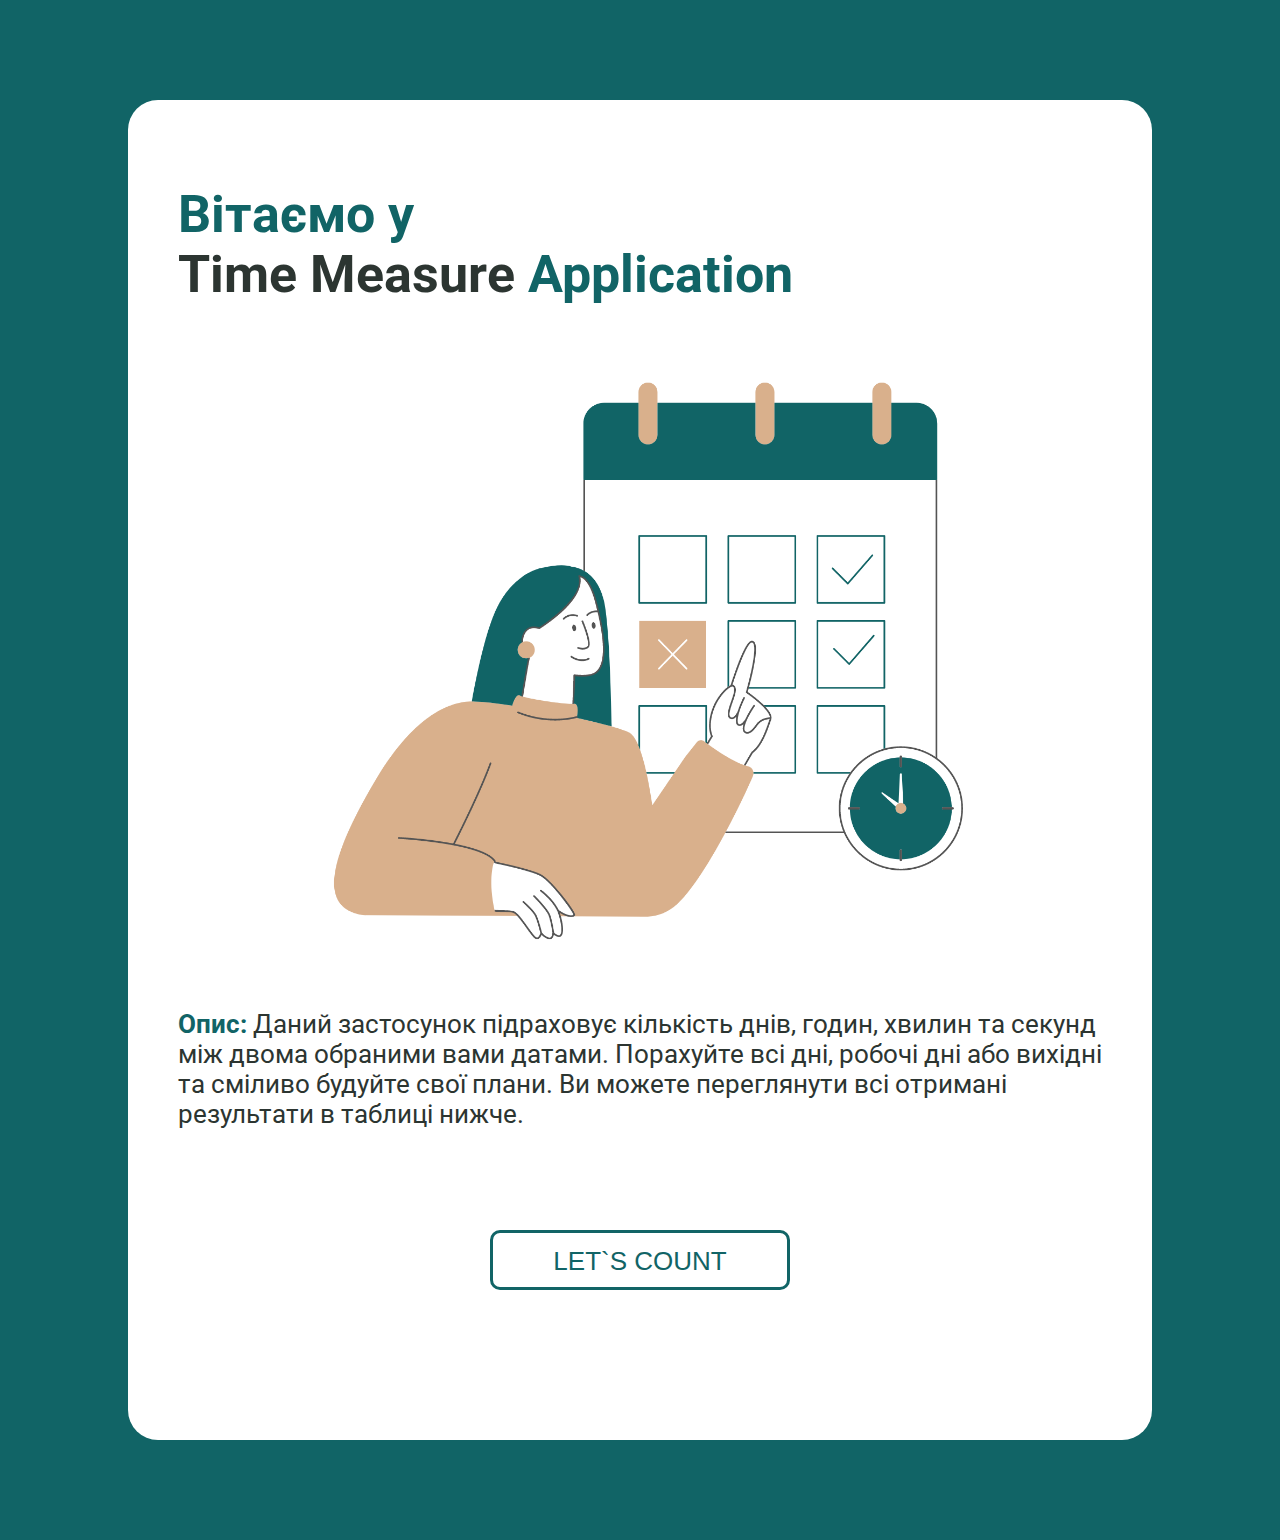
<file: index.html>
<!DOCTYPE html>
<html lang="en">
<head>
  <meta charset="UTF-8">
  <meta http-equiv="X-UA-Compatible" content="IE=edge">
  <meta name="viewport" content="width=device-width, initial-scale=1.0">
  <meta name="description" content="Застосунок для розрахунку часу">
  <link rel="preconnect" href="https://fonts.googleapis.com">
  <link rel="preconnect" href="https://fonts.gstatic.com" crossorigin>
  <link
    href="https://fonts.googleapis.com/css2?family=Dancing+Script:wght@500&family=Roboto:ital,wght@0,400;0,700;1,300&display=swap"
    rel="stylesheet">
  <link rel="icon" href="src/img/icons/favicon.png" type="image/png">
  <link rel="stylesheet" href="src/css/normalize.css">
  <link rel="stylesheet" href="src/css/index.css">
  <title>Time measure</title>
</head>
<body class="body">
  <section class="info-block">
    <div class="wrapper-block">
      <h1><span class="color-text">Вітаємо у</span><br> Time Measure <span class="color-text">Application</span></h1>
      <div class="image-1"></div>
      <p><span class="color-text"><b>Опис:</b></span> Даний застосунок підраховує кількість днів, годин, хвилин та секунд між двома обраними вами датами.
      Порахуйте всі дні, робочі дні або вихідні та сміливо будуйте свої плани. Ви можете переглянути всі отримані результати в таблиці нижче.</p>
        <div class="button">
          <a href="src/app.html">Let`s Count</a>
        </div>
    </div>
  </section>
</body>
</html>
</file>
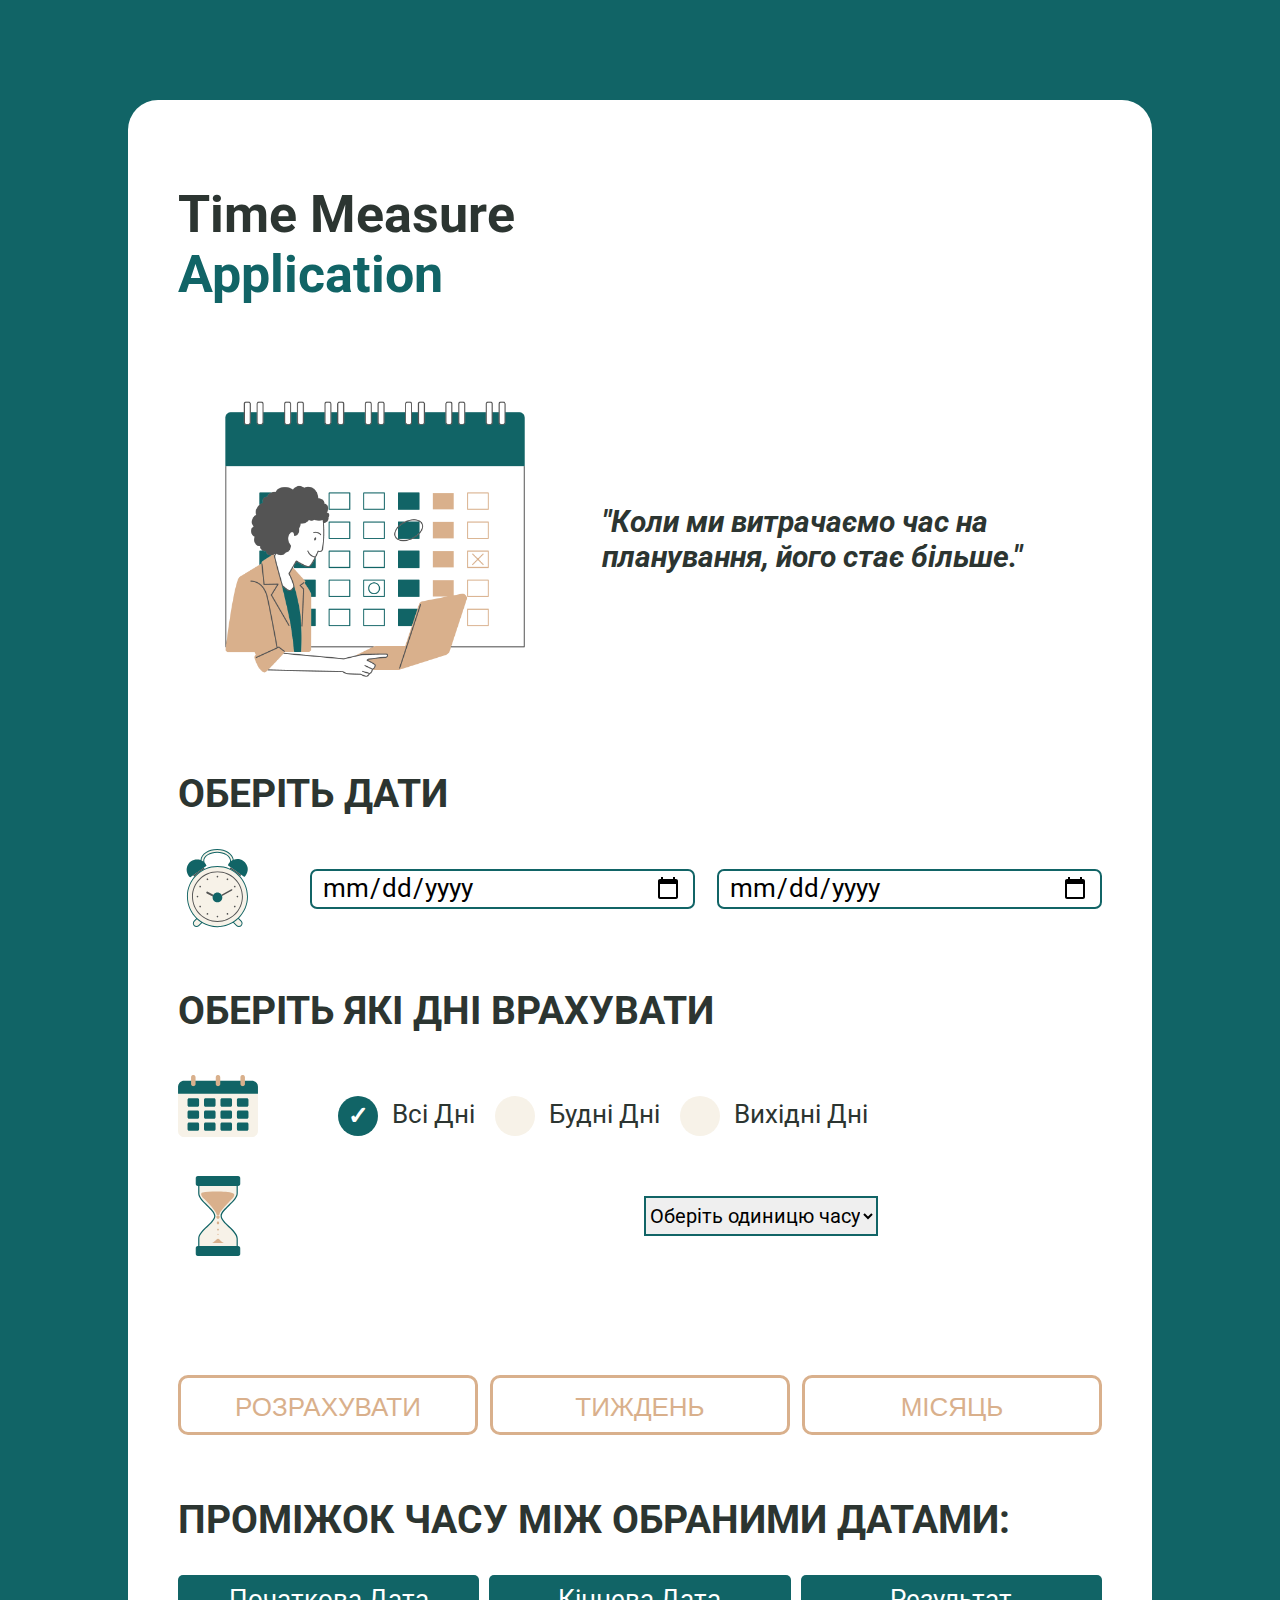
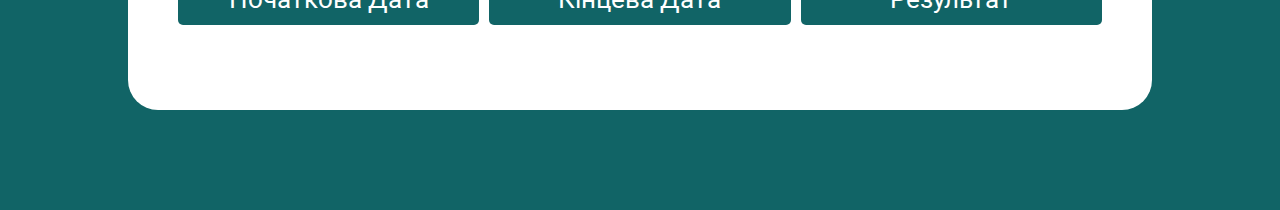
<file: src/app.html>
<!DOCTYPE html>
<html lang="en">

<head>
  <meta charset="UTF-8">
  <meta http-equiv="X-UA-Compatible" content="IE=edge">
  <meta name="viewport" content="width=device-width, initial-scale=1.0">
  <meta name="description" content="Застосунок для розрахунку часу">
  <link rel="preconnect" href="https://fonts.googleapis.com">
  <link rel="preconnect" href="https://fonts.gstatic.com" crossorigin>
  <link href="https://fonts.googleapis.com/css2?family=Roboto:ital,wght@0,400;0,700;1,300&display=swap" rel="stylesheet">
  <link rel="icon" href="img/icons/favicon.png" type="image/png">
  <link rel="stylesheet" href="css/normalize.css">
  <link rel="stylesheet" href="css/style.css">
  <title>Time measure</title>
  <link href="https://cdn.jsdelivr.net/npm/bootstrap@5.3.0-alpha3/dist/css/bootstrap.min.css" rel="stylesheet"
    integrity="sha384-KK94CHFLLe+nY2dmCWGMq91rCGa5gtU4mk92HdvYe+M/SXH301p5ILy+dN9+nJOZ" crossorigin="anonymous">
</head>

<body class="body">
  
  <section class="info-block app-block">
    <div class="wrapper-block">
      <h1 class="app-title">Time Measure <span class="color-text">Application</span>
      </h1>
      <div class="quote">
        <div class="image-2"></div>
        <h3 class="quote-text">"Коли ми витрачаємо час на планування, його стає більше."</h3>
      </div>
      <div class="app">
        <h2>Оберіть дати</h2>
        <form action="" method="">

          <div class="">
            <div class="inputs ">
              <img class="icon" src="./img/icons/3.svg" alt="clock">
              <input class="" type="date" name="dateBefore" id="dateBefore">
              <input class="" type="date" name="dateAfter" id="dateAfter">
            </div>
          </div>

          <div class="radio-days-block">
            <h2>Оберіть які дні врахувати</h2>
            <div class="radio-days inputs">
              <img class="icon" src="./img/icons/4.svg" alt="calendar">
              <div class="radio-items">
                <div>
                  <input type="radio" id="allDays" name="countDays" value="allDays" class="option-input radio" checked>
                  <label for="allDays">Всі Дні</label>
                </div>
                <div>
                  <input type="radio" id="weekDays" name="countDays" value="weekDays" class="option-input radio">
                  <label for="weekDays">Будні Дні</label>
                </div>
                <div>
                  <input type="radio" id="weekEnd" name="countDays" value="weekEnd" class="option-input radio">
                  <label for="weekEnd">Вихідні Дні</label>
                </div>
              </div>
            </div>
          </div>
      
          <div class="radio-units inputs">
            <img class="icon" src="./img/icons/5.svg" alt="calendar">

            <select class="form-select" id="form-select" aria-label="Default select example">
              <option id="none" selected>Оберіть одиницю часу</option>
              <option value="1" id="days">Дні</option>
              <option value="2" id="hours">Години</option>
              <option value="3" id="minutes">Хвилини</option>
              <option value="4" id="seconds">Секунди</option>
            </select>

          </div>

          <h2 class="message"></h2>
      
          <div class="buttons-block">
            <button type="submit" id="btn" disabled>Розрахувати</button>
            <button class="weekBtn" disabled>Тиждень</button>
            <button class="monthBtn" disabled>Місяць</button>
          </div>

        </form>
      
        <h2>Проміжок часу між обраними датами:</h2>
        <div class="result-block">
        </div>
      
        <div class="table">
          <div class="table-item">
            <div class="table-titles">Початкова Дата</div>
            <div class="table-titles">Кінцева Дата</div>
            <div class="table-titles">Результат</div>
          </div>
          <div class="table-item">
            <div class="startDate"></div>
            <div class="endDate"></div>
            <div class="result"></div>
          </div>
        </div>
      
      </div>
    </div>
  </section>
    <script src="https://cdn.jsdelivr.net/npm/bootstrap@5.3.0-alpha3/dist/js/bootstrap.bundle.min.js"
      integrity="sha384-ENjdO4Dr2bkBIFxQpeoTz1HIcje39Wm4jDKdf19U8gI4ddQ3GYNS7NTKfAdVQSZe" crossorigin="anonymous"></script>
  <script src="script.js"></script>
</body>

</html>
</file>
<file: src/css/index.css>
* {
  box-sizing: border-box;
}

.body {
  background-color: #116466;
  font-family: 'Roboto', sans-serif;
  font-weight: 400;
  font-size: 26px;
  color: #2c3531;
  max-width: 1440px;
  margin: 0 auto;
}

.info-block {
  max-width: 1024px;
  width: 100%;
  margin: 100px auto;
  background-color: #fff;
  border-radius: 30px;
}

.image-1 {
  background-image: url(../img/images/img-1-1200.png);
  background-size: cover;
  background-repeat: no-repeat;
  width: 70%;
  height: 645px;
  
  margin: 0 auto;
}

.color-text {
  color: #116466;
}

.wrapper-block {
  padding: 50px;
}

.button {
  margin: 100px auto;
  width: fit-content;
}

a {
  display: inline-block;
  width: 300px;
  height: 60px;
  line-height: 56px;
  text-decoration: none;
  text-align: center;
  border-radius: 10px;
  border: 3px solid #116466;
  color: #116466;
  font-size: 26px;
  font-family: arial;
  background: transparent;
  text-transform: uppercase;
  transition: all .35s;
}

a:hover {
  color: #fff;
  background-color: #116466;
}

@media all and (max-width: 1025px) {
  .info-block {
    width: 90%;
  }

  .image-1 {
    height: 560px;
  }
}

@media all and (max-width: 769px) {
  .image-1 {
    height: 400px;
  }
}

@media all and (max-width: 426px) {

  .body {
    font-size: 16px;
  }

  .wrapper-block {
    padding: 15px;
  }

  h1 {
    font-size: 35px;
  }

  .image-1 {
    background-image: url(../img/images/img1.png);
    height: 340px;
    width: 100%;
  }

  .button {
    margin: 50px auto;
  }
}

@media all and (max-width: 376px) {
  
  .image-1 {
    height: 300px;
  }

  a {
    width: 200px;
    height: 40px;
    line-height: 36px;
    font-size: 16px;
    border: 2px solid #116466;
  }
}

@media all and (max-width: 321px) {
  .image-1 {
    height: 250px;
  }
}
</file>
<file: src/css/style.css>
* {
  box-sizing: border-box;
}

.body {
  background-color: #116466;
  font-family: 'Roboto', sans-serif;
  font-weight: 400;
  font-size: 26px;
  color: #2c3531;
  max-width: 1440px;
  margin: 0 auto;
}

.info-block {
  max-width: 1024px;
  width: 100%;
  margin: 100px auto;
  background-color: #fff;
  border-radius: 30px;
}

.quote {
  display: flex;
  align-items: center;
  width: 100%;
}

.quote-text {
  display: inline-block;
  margin-left: 30px;
  font-style: italic;
  width: 500px;
}

.color-text {
  color: #116466;
}

.wrapper-block {
  padding: 50px;
}

.image-2 {
  background-image: url(../img/images/img2.png);
  background-size: cover;
  background-repeat: no-repeat;
  width: 300px;
  height: 300px;
  margin: 50px auto;
}

.app-title {
  max-width: 600px;
}

.icon {
  width: 80px;
  margin-right: 30px;
}

h2 {
  text-transform: uppercase;
}

.inputs {
  margin: 30px 0;
  display: flex;
  align-items: center;
  justify-content: space-between;
}

.radio-days-block {
  margin-top: 60px;
}

.radio-items {
  display: flex;
  align-items: center;
  justify-content: space-between;
}

.radio-items>div {
  padding: 0 10px;
}

.radio-days {
  max-width: 700px;
}

.inputs input[type="date"] {
  width: 385px;
  height: 40px;
  border: #116466 solid 2px;
  border-radius: 7px;
  padding: 10px;
}

.option-input {
  -webkit-appearance: none;
  -moz-appearance: none;
  -ms-appearance: none;
  -o-appearance: none;
  appearance: none;
  position: relative;
  top: 13.33333px;
  right: 0;
  bottom: 0;
  left: 0;
  height: 40px;
  width: 40px;
  transition: all 0.15s ease-out 0s;
  background: #F7F2E8;
  border: none;
  color: #fff;
  cursor: pointer;
  display: inline-block;
  margin-right: 0.5rem;
  outline: none;
  position: relative;
  z-index: 1000;
}

.option-input:hover {
  background: #F7F2E8;
}

.option-input:checked {
  background: #116466;
}

.option-input:checked::before {
  width: 40px;
  height: 40px;
  display: flex;
  content: '\2713';
  font-size: 25px;
  font-weight: bold;
  position: absolute;
  align-items: center;
  justify-content: center;
}

.option-input:checked::after {
  -webkit-animation: click-wave 0.65s;
  -moz-animation: click-wave 0.65s;
  animation: click-wave 0.65s;
  background: #116466;
  content: '';
  display: block;
  position: relative;
  z-index: 100;
}

.option-input.radio {
  border-radius: 50%;
}

.option-input.radio::after {
  border-radius: 50%;
}

@keyframes click-wave {
  0% {
    height: 40px;
    width: 40px;
    opacity: 0.35;
    position: relative;
  }

  100% {
    height: 200px;
    width: 200px;
    margin-left: -80px;
    margin-top: -80px;
    opacity: 0;
  }
}

.unit-item input[type="radio"] {
  display: none;
}

.radio-units {
  margin: 30px 0;
  display: flex;
  align-items: center;
  max-width: 700px;
}

#form-select {
  margin-left: 45px;
  box-shadow: none;
  outline: none;
  font-size: 20px;
  height: 40px;
  border: #116466 solid 2px;
  cursor: pointer;
}

#form-select:focus {
  border-color: #116466;
  outline: 0;
  box-shadow: none;
}

.buttons-block {
  display: flex;
  justify-content: space-between;
  padding: 30px 0;
}

.buttons-block button:disabled {
  border: 3px solid #D9B08C;
  color: #D9B08C;
}

.buttons-block button {
  display: inline-block;
  width: 300px;
  height: 60px;
  line-height: 56px;
  text-decoration: none;
  text-align: center;
  border-radius: 10px;
  border: 3px solid #116466;
  color: #116466;
  font-size: 26px;
  font-family: arial;
  background: transparent;
  text-transform: uppercase;
  transition: all .35s;
}

.buttons-block button:not([disabled]):hover {
  color: #fff;
  background-color: #116466;
  cursor: pointer;
}

.message {
  height: 38.40px;
  font-size: 25px;
  color: red;
  font-style: italic;
  text-transform:initial;
}

.result-block {
  font-size: 24px;
  font-style: italic;
  background-color: #F7F2E8;
  max-width: 100%;
  border-radius: 5px;
  text-align: center;
}

.result-frame {
  margin: 30px 0;
  padding: 14px;
}

.table {
  margin: 30px 0;
  max-width: 100%;
}

.table-item {
  display: grid;
  grid-template-columns: repeat(3, 1fr);
  grid-gap: 10px;
}

.table-titles {
  background-color: #116466;
  color: #FFF;
  padding: 10px 5px;
  border-radius: 5px;
  margin-bottom: 5px;
  text-align: center;
}

.table-frame {
  padding: 5px;
  margin: 3px 0;
  border: #116466 solid 1px;
  border-radius: 5px;
}

@media all and (max-width: 1025px) {
  .info-block {
    max-width: 800px;
  }

  .quote-text {
    width: 300px;
    margin-left: 20px;
  }

  .inputs input[type="date"] {
    width: 285px;
  }

  .buttons-block button {
    width: 210px;
    font-size: 22px;
  }
}

@media all and (max-width: 769px) {
  .info-block {
    max-width: 690px;
  }

  .body {
    font-size: 16px;
  }

  .inputs input[type="date"] {
    width: 230px;
  }

  .buttons-block button {
    width: 180px;
    font-size: 20px;
  }

  .message {
    font-size: 20px;
  }
}

@media all and (max-width: 426px) {

  .body {
    font-size: 16px;
  }

  .info-block {
    width: 92%;
    text-align: center;
  }

  .wrapper-block {
    padding: 50px 15px;
  }

  .app {
    margin-top: 75px;
  }

  .radio-days-block, .radio-units {
    margin-top: 50px;
  }

  .inputs input[type="date"] {
    width: 100%;
    margin: 10px 0;
  }

  .radio-items label {
    padding-top: 10px;
  }

  #form-select {
    margin: 20px 0 0;
  }

  .quote, .inputs, .radio-items, .buttons-block {
    flex-direction: column;
  }

  .quote-text {
    margin-left: 0;
    height: 82px;
  }

  .inputs {
    margin: 30px auto;
  }

  .radio-days {
    flex-direction: row;
    justify-content: space-between;
    width: 300px;
  }

  .radio-items {
    align-items: baseline;
  }

  .icon {
    margin: 20px 0;
  };

  .buttons-block {
    padding: 0;
  }

  .buttons-block button {
    margin: 10px auto;
    width: 100%;
  }

  .message {
    font-size: 18px;
  }

  .table-item {
    grid-gap: 5px;
  }
}

@media all and (max-width: 376px) {
  .message {
    font-size: 16px;
  }

  .buttons-block button {
    border: 2px solid #116466;
  }

  .buttons-block button:disabled {
    border: 2px solid #D9B08C;
  }
}

@media all and (max-width: 321px) {
  .radio-days {
    width: 270px;
  }

  .image-2 {
    width: 260px;
  }

  .quote-text {
    width: 260px;
  }
}
</file>
